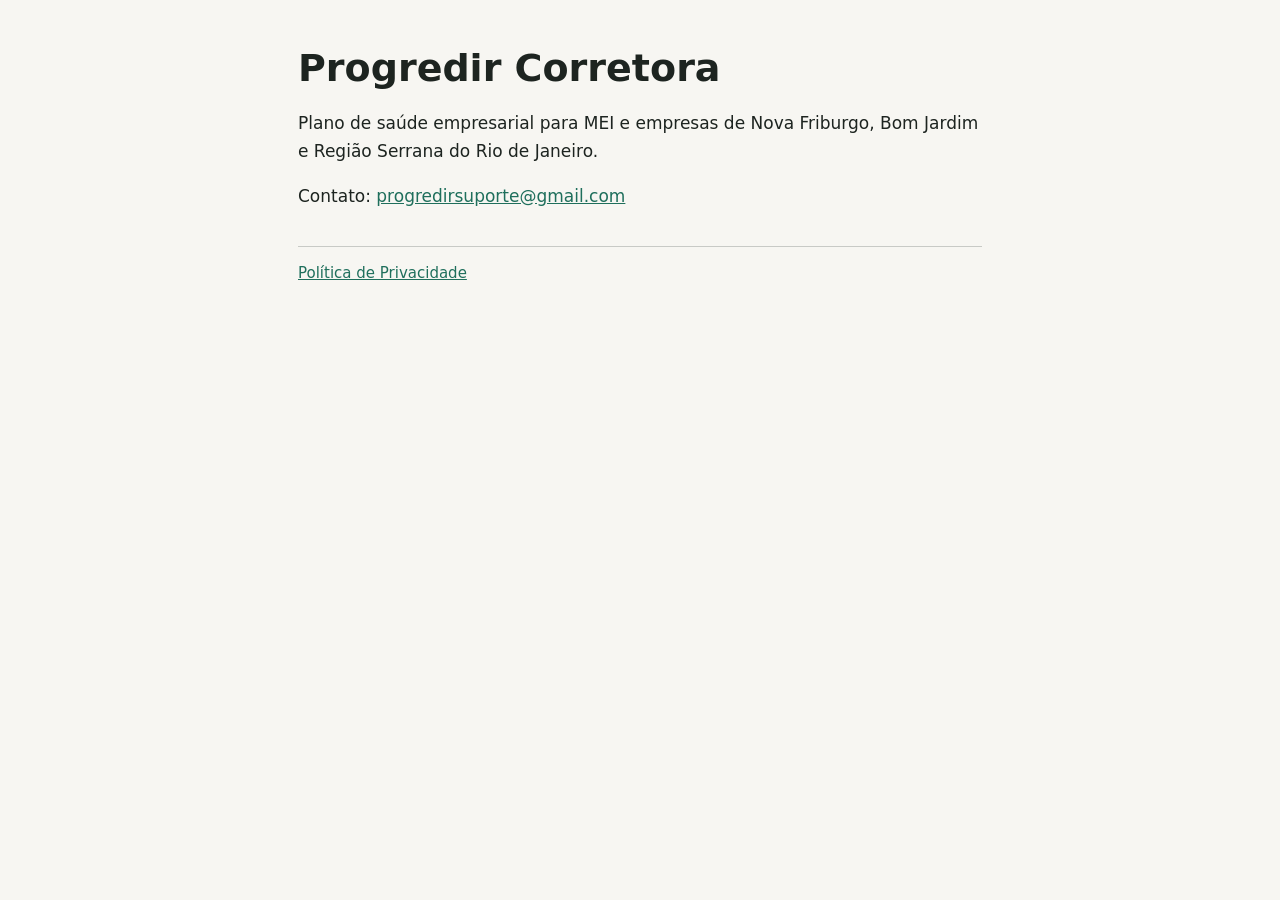
<file: index.html>
<!doctype html>
<html lang="pt-BR">
<head>
<meta charset="utf-8">
<meta name="viewport" content="width=device-width, initial-scale=1">
<title>Progredir Corretora</title>
<meta name="description" content="Plano de saúde empresarial para MEI e empresas da Região Serrana do Rio de Janeiro.">
<link rel="stylesheet" href="estilo.css">
</head>
<body>
<main>
  <h1>Progredir Corretora</h1>
  <p>Plano de saúde empresarial para MEI e empresas de Nova Friburgo, Bom Jardim e Região Serrana do Rio de Janeiro.</p>
  <p>Contato: <a href="mailto:progredirsuporte@gmail.com">progredirsuporte@gmail.com</a></p>
  <p class="rodape"><a href="privacidade/">Política de Privacidade</a></p>
</main>
</body>
</html>
</file>
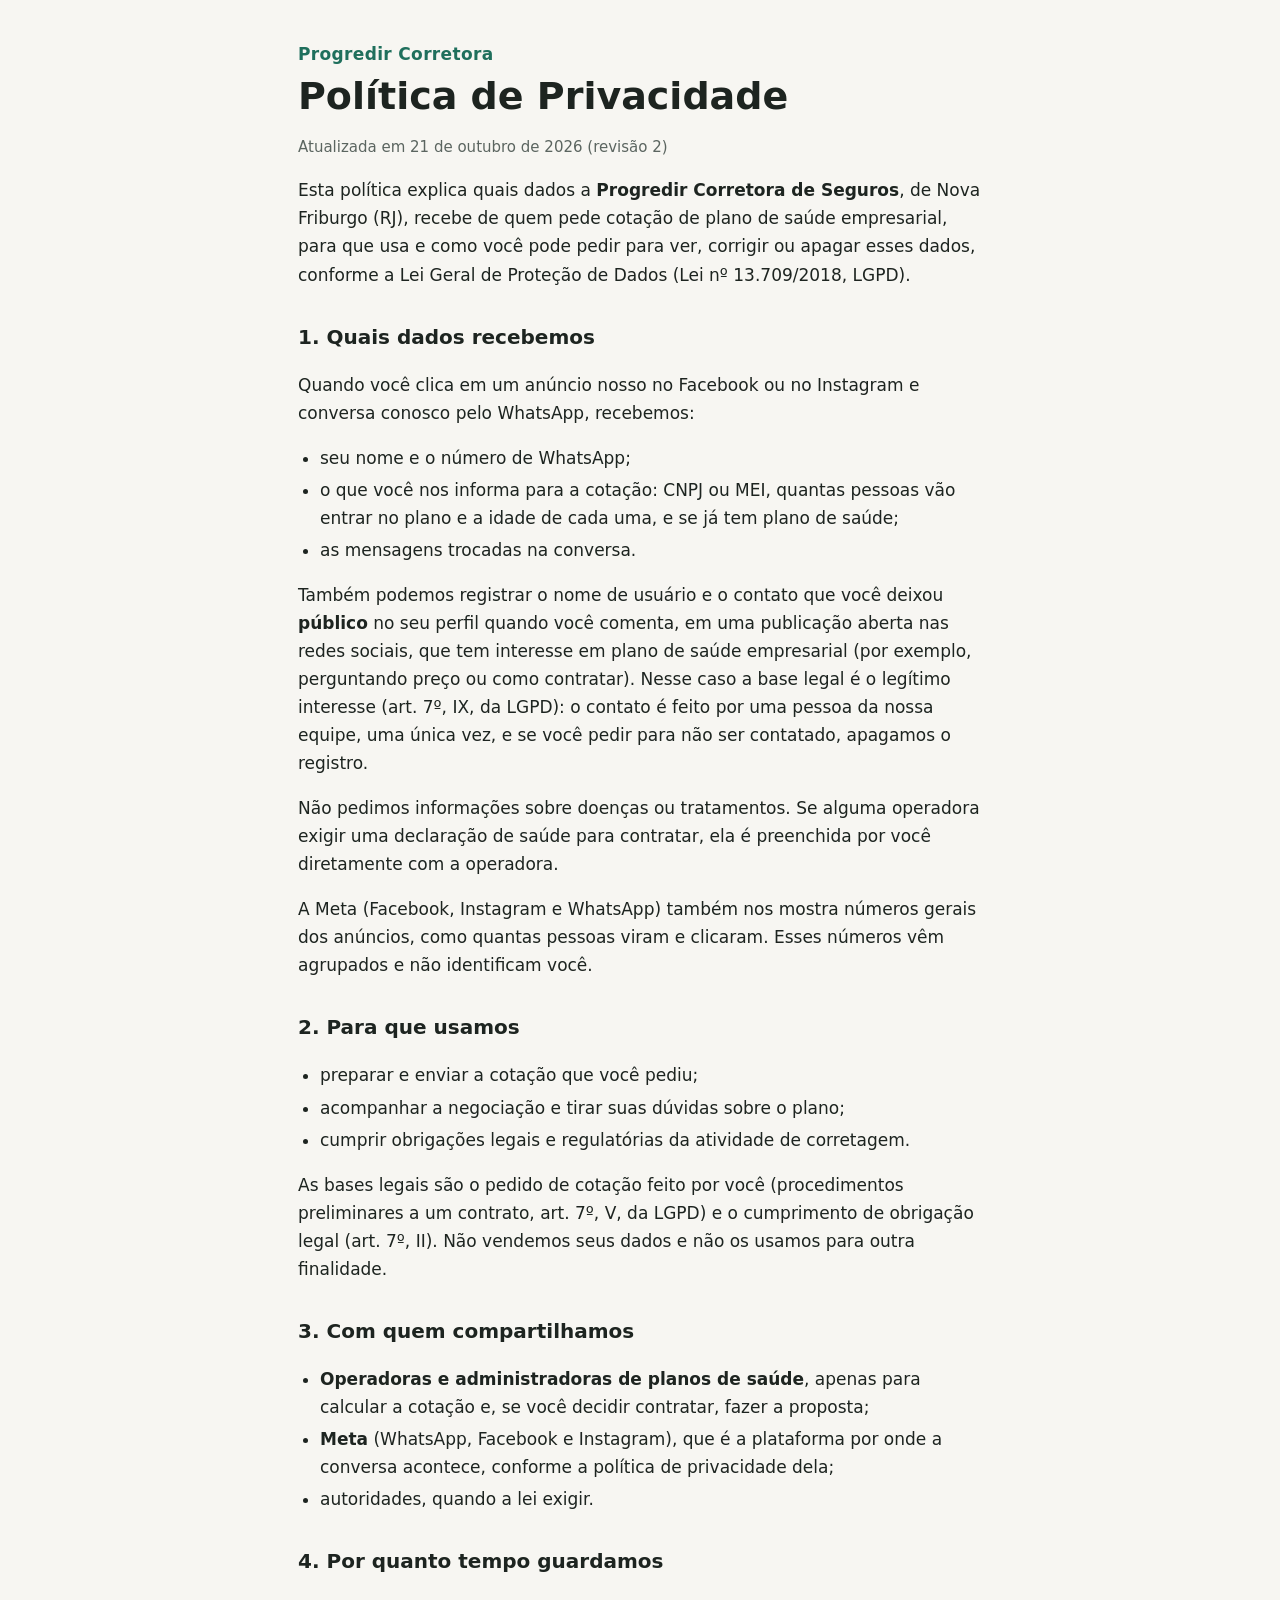
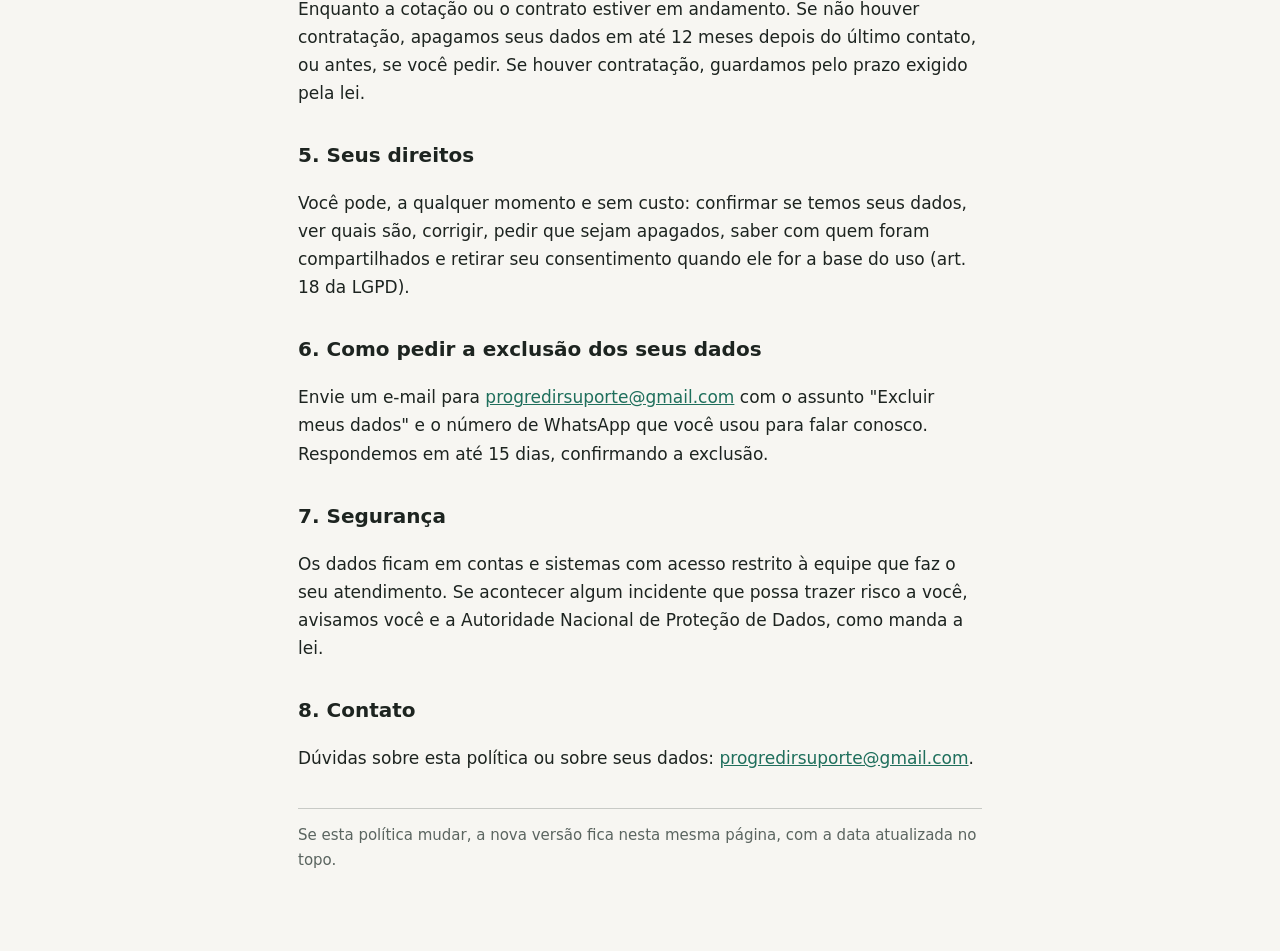
<file: privacidade/index.html>
<!doctype html>
<html lang="pt-BR">
<head>
<meta charset="utf-8">
<meta name="viewport" content="width=device-width, initial-scale=1">
<title>Política de Privacidade · Progredir Corretora</title>
<meta name="description" content="Como a Progredir Corretora trata os dados de quem pede cotação de plano de saúde empresarial.">
<link rel="stylesheet" href="../estilo.css">
</head>
<body>
<main>
  <p class="marca"><a href="../">Progredir Corretora</a></p>
  <h1>Política de Privacidade</h1>
  <p class="data">Atualizada em 21 de outubro de 2026 (revisão 2)</p>

  <p>Esta política explica quais dados a <b>Progredir Corretora de Seguros</b>, de Nova Friburgo (RJ), recebe de quem
  pede cotação de plano de saúde empresarial, para que usa e como você pode pedir para ver, corrigir ou apagar esses dados,
  conforme a Lei Geral de Proteção de Dados (Lei nº 13.709/2018, LGPD).</p>

  <h2>1. Quais dados recebemos</h2>
  <p>Quando você clica em um anúncio nosso no Facebook ou no Instagram e conversa conosco pelo WhatsApp, recebemos:</p>
  <ul>
    <li>seu nome e o número de WhatsApp;</li>
    <li>o que você nos informa para a cotação: CNPJ ou MEI, quantas pessoas vão entrar no plano e a idade de cada uma, e se já tem plano de saúde;</li>
    <li>as mensagens trocadas na conversa.</li>
  </ul>
  <p>Também podemos registrar o nome de usuário e o contato que você deixou <b>público</b> no seu perfil quando você
  comenta, em uma publicação aberta nas redes sociais, que tem interesse em plano de saúde empresarial (por exemplo,
  perguntando preço ou como contratar). Nesse caso a base legal é o legítimo interesse (art. 7º, IX, da LGPD): o contato é
  feito por uma pessoa da nossa equipe, uma única vez, e se você pedir para não ser contatado, apagamos o registro.</p>
  <p>Não pedimos informações sobre doenças ou tratamentos. Se alguma operadora exigir uma declaração de saúde para contratar,
  ela é preenchida por você diretamente com a operadora.</p>
  <p>A Meta (Facebook, Instagram e WhatsApp) também nos mostra números gerais dos anúncios, como quantas pessoas viram e clicaram.
  Esses números vêm agrupados e não identificam você.</p>

  <h2>2. Para que usamos</h2>
  <ul>
    <li>preparar e enviar a cotação que você pediu;</li>
    <li>acompanhar a negociação e tirar suas dúvidas sobre o plano;</li>
    <li>cumprir obrigações legais e regulatórias da atividade de corretagem.</li>
  </ul>
  <p>As bases legais são o pedido de cotação feito por você (procedimentos preliminares a um contrato, art. 7º, V, da LGPD) e o
  cumprimento de obrigação legal (art. 7º, II). Não vendemos seus dados e não os usamos para outra finalidade.</p>

  <h2>3. Com quem compartilhamos</h2>
  <ul>
    <li><b>Operadoras e administradoras de planos de saúde</b>, apenas para calcular a cotação e, se você decidir contratar, fazer a proposta;</li>
    <li><b>Meta</b> (WhatsApp, Facebook e Instagram), que é a plataforma por onde a conversa acontece, conforme a política de privacidade dela;</li>
    <li>autoridades, quando a lei exigir.</li>
  </ul>

  <h2>4. Por quanto tempo guardamos</h2>
  <p>Enquanto a cotação ou o contrato estiver em andamento. Se não houver contratação, apagamos seus dados em até 12 meses
  depois do último contato, ou antes, se você pedir. Se houver contratação, guardamos pelo prazo exigido pela lei.</p>

  <h2>5. Seus direitos</h2>
  <p>Você pode, a qualquer momento e sem custo: confirmar se temos seus dados, ver quais são, corrigir, pedir que sejam apagados,
  saber com quem foram compartilhados e retirar seu consentimento quando ele for a base do uso (art. 18 da LGPD).</p>

  <h2 id="exclusao">6. Como pedir a exclusão dos seus dados</h2>
  <p>Envie um e-mail para <a href="mailto:progredirsuporte@gmail.com">progredirsuporte@gmail.com</a> com o assunto "Excluir meus dados" e o número de WhatsApp que
  você usou para falar conosco. Respondemos em até 15 dias, confirmando a exclusão.</p>

  <h2>7. Segurança</h2>
  <p>Os dados ficam em contas e sistemas com acesso restrito à equipe que faz o seu atendimento. Se acontecer algum incidente que
  possa trazer risco a você, avisamos você e a Autoridade Nacional de Proteção de Dados, como manda a lei.</p>

  <h2>8. Contato</h2>
  <p>Dúvidas sobre esta política ou sobre seus dados: <a href="mailto:progredirsuporte@gmail.com">progredirsuporte@gmail.com</a>.</p>

  <p class="rodape">Se esta política mudar, a nova versão fica nesta mesma página, com a data atualizada no topo.</p>
</main>
</body>
</html>
</file>
<file: estilo.css>
:root { --fundo: #f7f6f2; --texto: #1d2420; --suave: #5b6560; --acento: #1f6f5c; color-scheme: light; }
@media (prefers-color-scheme: dark) { :root { --fundo: #121614; --texto: #e6ece8; --suave: #9aa8a0; --acento: #5cc3a2; color-scheme: dark; } }
* { box-sizing: border-box; }
body { margin: 0; background: var(--fundo); color: var(--texto); font: 17px/1.65 "Segoe UI", system-ui, -apple-system, sans-serif; }
main { max-width: 720px; margin: 0 auto; padding: 40px 18px 64px; }
h1 { font-size: clamp(28px, 5vw, 38px); line-height: 1.2; margin: 6px 0 4px; }
h2 { font-size: 20px; margin: 32px 0 8px; }
a { color: var(--acento); }
ul { padding-left: 22px; }
li + li { margin-top: 4px; }
.marca { margin: 0; font-weight: 700; letter-spacing: .02em; }
.marca a { text-decoration: none; }
.data, .rodape { color: var(--suave); font-size: 15px; }
.rodape { margin-top: 36px; border-top: 1px solid color-mix(in srgb, var(--suave) 30%, transparent); padding-top: 14px; }
</file>
